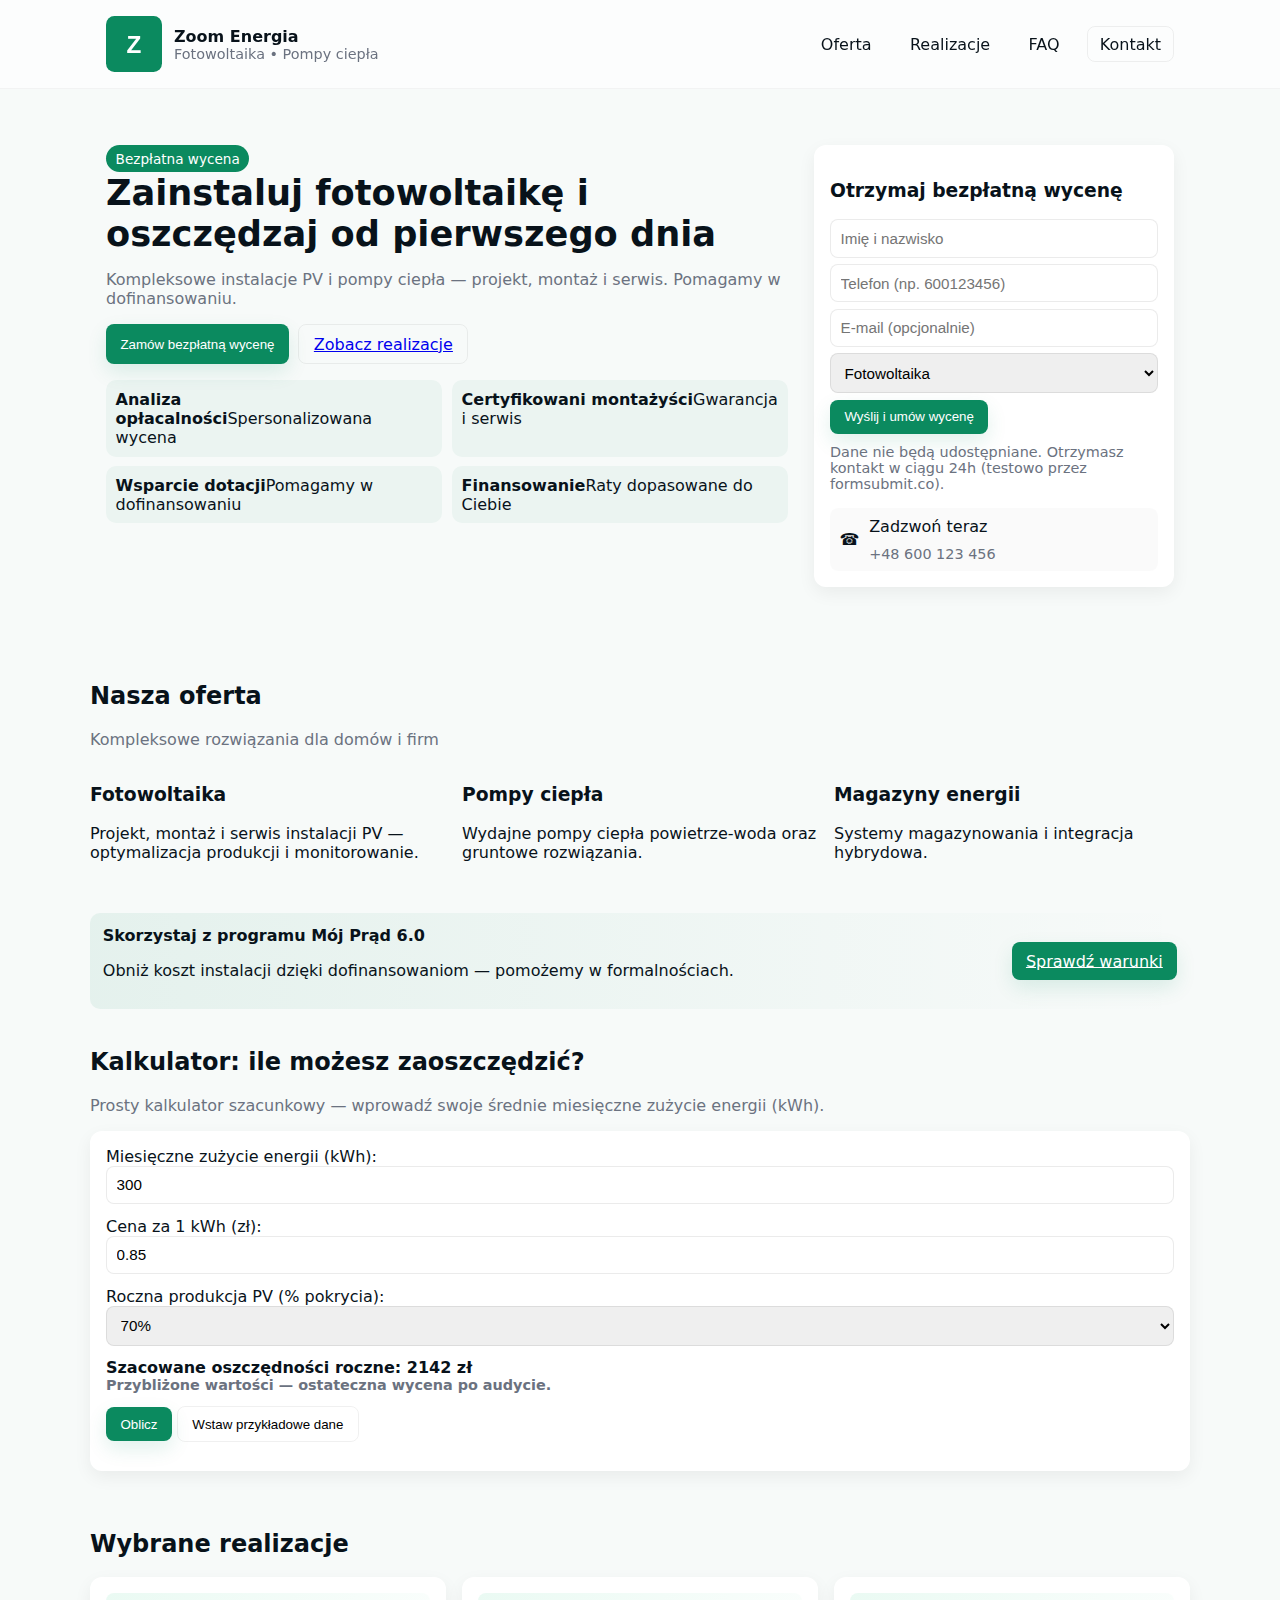
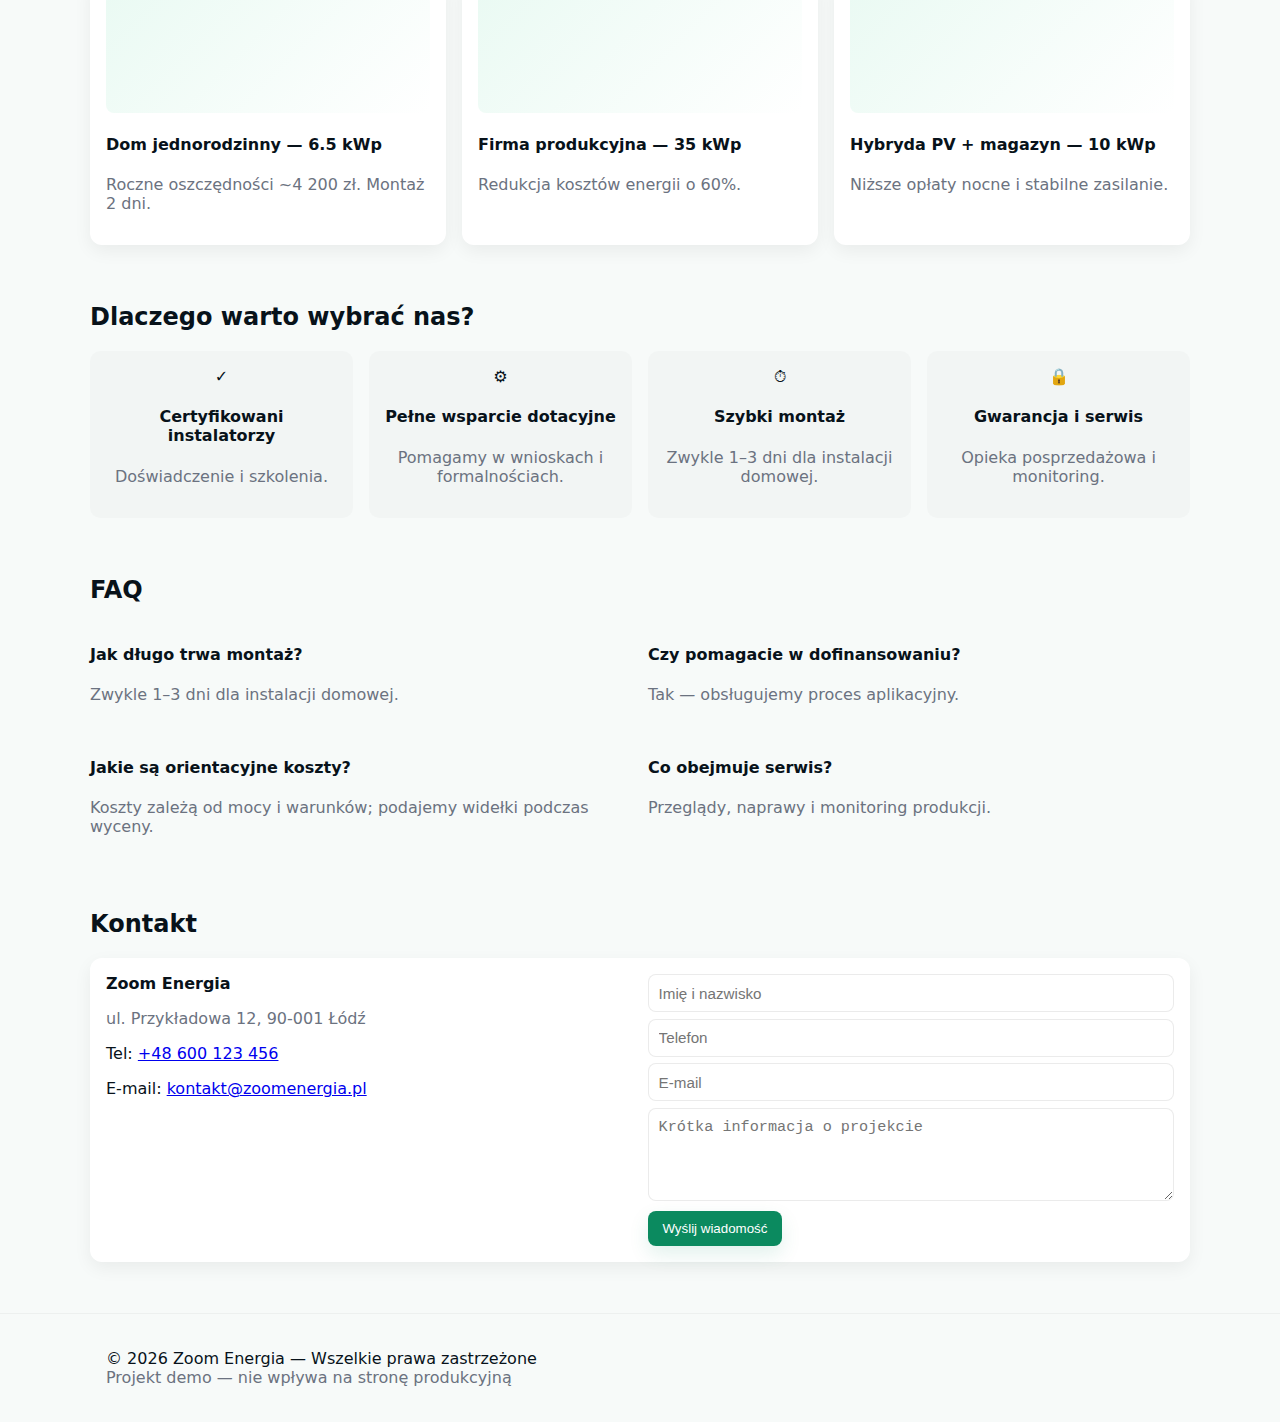
<file: index.html>
<!doctype html>
<html lang="pl">
<head>
  <meta charset="utf-8" />
  <meta name="viewport" content="width=device-width,initial-scale=1" />
  <title>Zoom Energia — Fotowoltaika i pompy ciepła | Bezpłatna wycena</title>
  <meta name="description" content="Zoom Energia - instalacje fotowoltaiczne, pomoc w dofinansowaniu i serwis. Zamów bezpłatną wycenę." />
  <link rel="stylesheet" href="styles.css">
</head>
<body>
  <header class="site-header">
    <div class="container header-inner">
      <div class="brand">
        <img src="logo.svg" alt="Zoom Energia logo" class="logo">
        <div class="brand-text">
          <div class="brand-name">Zoom Energia</div>
          <div class="brand-sub">Fotowoltaika • Pompy ciepła</div>
        </div>
      </div>
      <nav class="nav">
        <a href="#oferta">Oferta</a>
        <a href="#realizacje">Realizacje</a>
        <a href="#faq">FAQ</a>
        <a href="#kontakt" class="cta">Kontakt</a>
      </nav>
    </div>
  </header>

  <main>
    <section class="hero" id="hero">
      <div class="container hero-grid">
        <div class="hero-left">
          <span class="badge">Bezpłatna wycena</span>
          <h1>Zainstaluj fotowoltaikę i oszczędzaj od pierwszego dnia</h1>
          <p class="lead">Kompleksowe instalacje PV i pompy ciepła — projekt, montaż i serwis. Pomagamy w dofinansowaniu.</p>
          <div class="hero-ctas">
            <button class="btn primary" id="openModalBtn">Zamów bezpłatną wycenę</button>
            <a href="#realizacje" class="btn ghost">Zobacz realizacje</a>
          </div>

          <div class="quick-features">
            <div class="feature"><strong>Analiza opłacalności</strong><span>Spersonalizowana wycena</span></div>
            <div class="feature"><strong>Certyfikowani montażyści</strong><span>Gwarancja i serwis</span></div>
            <div class="feature"><strong>Wsparcie dotacji</strong><span>Pomagamy w dofinansowaniu</span></div>
            <div class="feature"><strong>Finansowanie</strong><span>Raty dopasowane do Ciebie</span></div>
          </div>
        </div>

        <aside class="hero-aside card">
          <form id="leadForm" action="https://formsubmit.co/kontakt@zoomenergia.pl" method="POST">
            <!-- formsubmit.co forwards to the email; after first submit you must confirm by clicking link sent to that email -->
            <input type="hidden" name="_captcha" value="false">
            <input type="hidden" name="_next" value="thank-you.html">
            <h3>Otrzymaj bezpłatną wycenę</h3>
            <label><input type="text" name="name" placeholder="Imię i nazwisko" required></label>
            <label><input type="tel" name="phone" placeholder="Telefon (np. 600123456)" required></label>
            <label><input type="email" name="email" placeholder="E-mail (opcjonalnie)"></label>
            <label>
              <select name="service">
                <option value="fotowoltaika">Fotowoltaika</option>
                <option value="pompa">Pompy ciepła</option>
                <option value="hybryda">Hybryda / Magazyn energii</option>
              </select>
            </label>
            <button class="btn primary" type="submit">Wyślij i umów wycenę</button>
            <div class="muted">Dane nie będą udostępniane. Otrzymasz kontakt w ciągu 24h (testowo przez formsubmit.co).</div>
          </form>

          <div class="phone-card">
            <div class="phone-ico">☎</div>
            <div>
              <div class="strong">Zadzwoń teraz</div>
              <div class="muted">+48 600 123 456</div>
            </div>
          </div>
        </aside>
      </div>
    </section>

    <section id="oferta" class="container section">
      <h2>Nasza oferta</h2>
      <p class="muted">Kompleksowe rozwiązania dla domów i firm</p>
      <div class="services">
        <article class="service">
          <h3>Fotowoltaika</h3>
          <p>Projekt, montaż i serwis instalacji PV — optymalizacja produkcji i monitorowanie.</p>
        </article>
        <article class="service">
          <h3>Pompy ciepła</h3>
          <p>Wydajne pompy ciepła powietrze-woda oraz gruntowe rozwiązania.</p>
        </article>
        <article class="service">
          <h3>Magazyny energii</h3>
          <p>Systemy magazynowania i integracja hybrydowa.</p>
        </article>
      </div>
    </section>

    <section class="banner-doff container">
      <div class="banner-inner">
        <div class="banner-text">
          <strong>Skorzystaj z programu Mój Prąd 6.0</strong>
          <p>Obniż koszt instalacji dzięki dofinansowaniom — pomożemy w formalnościach.</p>
        </div>
        <div><a href="#kontakt" class="btn primary">Sprawdź warunki</a></div>
      </div>
    </section>

    <section id="calculator" class="container section">
      <h2>Kalkulator: ile możesz zaoszczędzić?</h2>
      <p class="muted">Prosty kalkulator szacunkowy — wprowadź swoje średnie miesięczne zużycie energii (kWh).</p>
      <div class="calculator card">
        <div class="calc-row">
          <label>Miesięczne zużycie energii (kWh): <input type="number" id="kwh" min="0" value="300"></label>
        </div>
        <div class="calc-row">
          <label>Cena za 1 kWh (zł): <input type="number" id="price" step="0.01" value="0.85"></label>
        </div>
        <div class="calc-row">
          <label>Roczna produkcja PV (% pokrycia): 
            <select id="coverage">
              <option value="0.6">60%</option>
              <option value="0.7" selected>70%</option>
              <option value="0.8">80%</option>
            </select>
          </label>
        </div>
        <div class="calc-row results">
          <div>Szacowane oszczędności roczne: <span id="savings">—</span> zł</div>
          <div class="muted small">Przybliżone wartości — ostateczna wycena po audycie.</div>
        </div>
        <div class="calc-row">
          <button class="btn primary" id="calcBtn">Oblicz</button>
          <button class="btn ghost" id="autoFill">Wstaw przykładowe dane</button>
        </div>
      </div>
    </section>

    <section id="realizacje" class="container section">
      <h2>Wybrane realizacje</h2>
      <div class="cases">
        <article class="case card">
          <div class="case-img"></div>
          <h4>Dom jednorodzinny — 6.5 kWp</h4>
          <p class="muted">Roczne oszczędności ~4 200 zł. Montaż 2 dni.</p>
        </article>
        <article class="case card">
          <div class="case-img"></div>
          <h4>Firma produkcyjna — 35 kWp</h4>
          <p class="muted">Redukcja kosztów energii o 60%.</p>
        </article>
        <article class="case card">
          <div class="case-img"></div>
          <h4>Hybryda PV + magazyn — 10 kWp</h4>
          <p class="muted">Niższe opłaty nocne i stabilne zasilanie.</p>
        </article>
      </div>
    </section>

    <section id="why" class="container section">
      <h2>Dlaczego warto wybrać nas?</h2>
      <div class="why-grid">
        <div class="why-item">
          <div class="why-ico">✓</div>
          <h4>Certyfikowani instalatorzy</h4>
          <p class="muted">Doświadczenie i szkolenia.</p>
        </div>
        <div class="why-item">
          <div class="why-ico">⚙</div>
          <h4>Pełne wsparcie dotacyjne</h4>
          <p class="muted">Pomagamy w wnioskach i formalnościach.</p>
        </div>
        <div class="why-item">
          <div class="why-ico">⏱</div>
          <h4>Szybki montaż</h4>
          <p class="muted">Zwykle 1–3 dni dla instalacji domowej.</p>
        </div>
        <div class="why-item">
          <div class="why-ico">🔒</div>
          <h4>Gwarancja i serwis</h4>
          <p class="muted">Opieka posprzedażowa i monitoring.</p>
        </div>
      </div>
    </section>

    <section id="faq" class="container section">
      <h2>FAQ</h2>
      <div class="faq-grid">
        <div class="faq-item">
          <h4>Jak długo trwa montaż?</h4>
          <p class="muted">Zwykle 1–3 dni dla instalacji domowej.</p>
        </div>
        <div class="faq-item">
          <h4>Czy pomagacie w dofinansowaniu?</h4>
          <p class="muted">Tak — obsługujemy proces aplikacyjny.</p>
        </div>
        <div class="faq-item">
          <h4>Jakie są orientacyjne koszty?</h4>
          <p class="muted">Koszty zależą od mocy i warunków; podajemy widełki podczas wyceny.</p>
        </div>
        <div class="faq-item">
          <h4>Co obejmuje serwis?</h4>
          <p class="muted">Przeglądy, naprawy i monitoring produkcji.</p>
        </div>
      </div>
    </section>

    <section id="kontakt" class="container section contact-section">
      <h2>Kontakt</h2>
      <div class="contact-grid card">
        <div>
          <strong>Zoom Energia</strong>
          <p class="muted">ul. Przykładowa 12, 90-001 Łódź</p>
          <p>Tel: <a href="tel:+48600123456">+48 600 123 456</a></p>
          <p>E-mail: <a href="mailto:kontakt@zoomenergia.pl">kontakt@zoomenergia.pl</a></p>
        </div>
        <div>
          <form id="contactForm" action="https://formsubmit.co/kontakt@zoomenergia.pl" method="POST">
            <input type="hidden" name="_captcha" value="false">
            <input type="hidden" name="_next" value="thank-you.html">
            <label><input type="text" name="name" placeholder="Imię i nazwisko" required></label>
            <label><input type="tel" name="phone" placeholder="Telefon" required></label>
            <label><input type="email" name="email" placeholder="E-mail"></label>
            <label><textarea name="message" placeholder="Krótka informacja o projekcie" rows="4"></textarea></label>
            <button class="btn primary" type="submit">Wyślij wiadomość</button>
          </form>
        </div>
      </div>
    </section>
  </main>

  <footer class="site-footer">
    <div class="container footer-inner">
      <div>© <span id="year"></span> Zoom Energia — Wszelkie prawa zastrzeżone</div>
      <div class="muted">Projekt demo — nie wpływa na stronę produkcyjną</div>
    </div>
  </footer>

  <div id="modal" class="modal" aria-hidden="true" role="dialog">
    <div class="modal-dialog card">
      <button class="modal-close" id="modalClose">✕</button>
      <h3>Zamów bezpłatną wycenę</h3>
      <form id="modalForm" action="https://formsubmit.co/kontakt@zoomenergia.pl" method="POST">
        <input type="hidden" name="_captcha" value="false">
        <input type="hidden" name="_next" value="thank-you.html">
        <label><input type="text" name="name" placeholder="Imię i nazwisko" required></label>
        <label><input type="tel" name="phone" placeholder="Telefon" required></label>
        <label>
          <select name="service">
            <option value="fotowoltaika">Fotowoltaika</option>
            <option value="pompa">Pompy ciepła</option>
            <option value="hybryda">Hybryda</option>
          </select>
        </label>
        <button class="btn primary" type="submit">Wyślij</button>
      </form>
    </div>
  </div>

  <script src="script.js"></script>
</body>
</html>
</file>
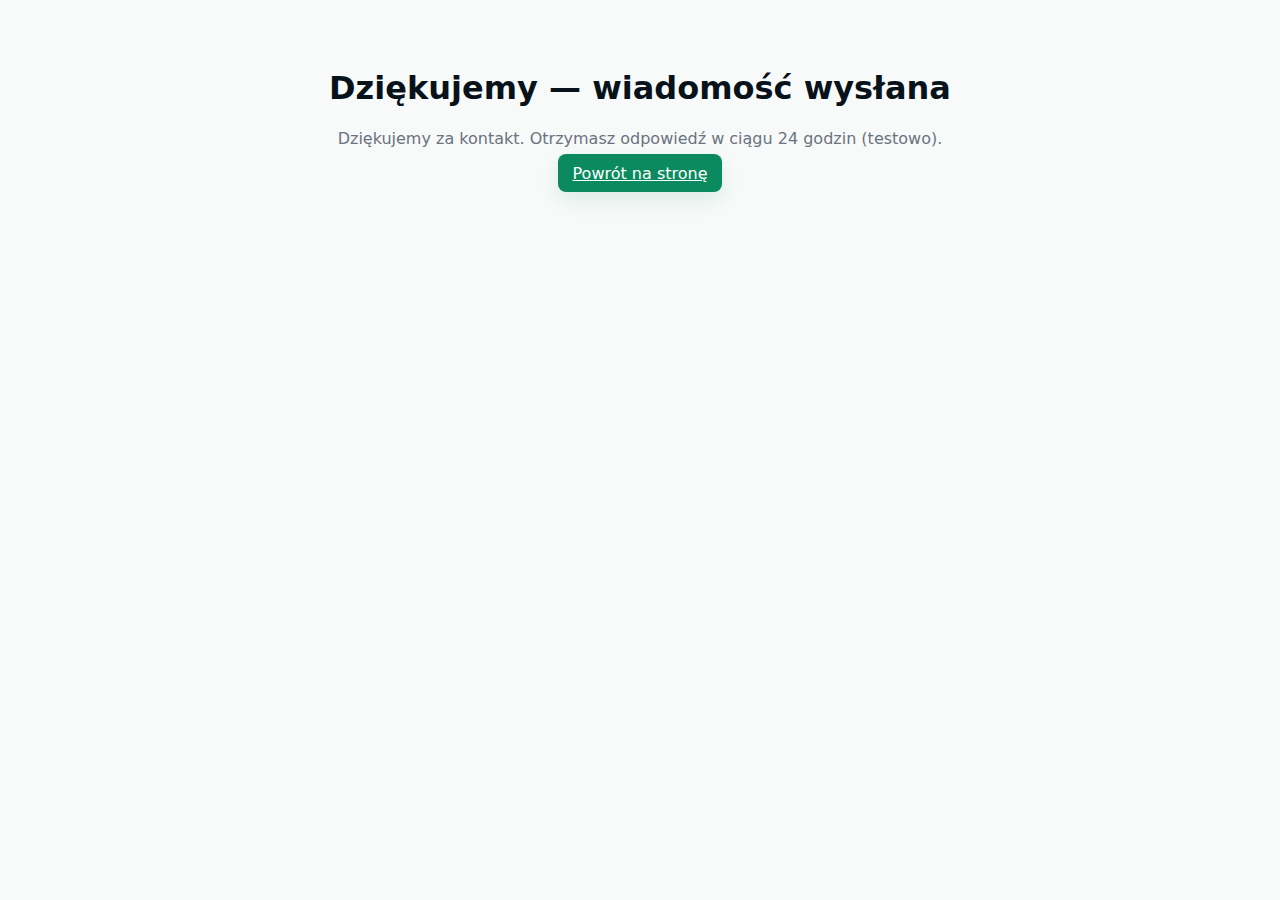
<file: thank-you.html>
<!doctype html>
<html lang="pl">
<head><meta charset="utf-8"><meta name="viewport" content="width=device-width,initial-scale=1"><title>Dziękujemy</title>
<link rel="stylesheet" href="styles.css">
</head>
<body>
  <main class="container" style="padding:3rem 1rem;text-align:center">
    <h1>Dziękujemy — wiadomość wysłana</h1>
    <p class="muted">Dziękujemy za kontakt. Otrzymasz odpowiedź w ciągu 24 godzin (testowo).</p>
    <p><a href="index.html" class="btn primary">Powrót na stronę</a></p>
  </main>
</body>
</html>
</file>
<file: styles.css>
/* Basic styles for demo landing page */
:root{
  --accent:#0b8a5f;
  --bg:#f7faf9;
  --card:#ffffff;
  --muted:#6b7280;
  --maxw:1100px;
  font-family: Inter, system-ui, -apple-system, "Segoe UI", Roboto, Arial, sans-serif;
}
*{box-sizing:border-box}
html,body{margin:0;padding:0;background:var(--bg);color:#08121a}
.container{max-width:var(--maxw);margin:0 auto;padding:1rem}
.header-inner{display:flex;align-items:center;justify-content:space-between;gap:1rem}
.brand{display:flex;align-items:center;gap:.75rem}
.logo{width:56px;height:56px}
.brand-name{font-weight:700}
.brand-sub{font-size:.9rem;color:var(--muted)}
.nav{display:flex;gap:1rem;align-items:center}
.nav a{color:inherit;text-decoration:none;padding:.45rem .7rem;border-radius:8px}
.nav a.cta{background:transparent;border:1px solid rgba(0,0,0,0.06);padding:.45rem .75rem}
.site-header{position:sticky;top:0;background:rgba(255,255,255,0.6);backdrop-filter:blur(6px);border-bottom:1px solid rgba(0,0,0,0.04);z-index:40}
.hero{padding:2.5rem 0}
.hero-grid{display:grid;grid-template-columns:1fr 360px;gap:1.6rem;align-items:start}
.hero-left h1{font-size:clamp(1.6rem,3vw,2.2rem);margin:0 0 .6rem}
.lead{color:var(--muted);margin-bottom:1rem}
.badge{display:inline-block;background:var(--accent);color:white;padding:.35rem .6rem;border-radius:999px;font-size:.85rem}
.hero-ctas{display:flex;gap:.6rem;margin-top:1rem}
.btn{border:0;padding:.6rem .9rem;border-radius:8px;cursor:pointer}
.btn.primary{background:var(--accent);color:white;box-shadow:0 8px 20px rgba(11,138,95,0.12)}
.btn.ghost{background:transparent;border:1px solid rgba(0,0,0,0.06)}
.card{background:var(--card);padding:1rem;border-radius:12px;box-shadow:0 6px 18px rgba(2,6,23,0.06)}
.hero-aside .muted{font-size:.9rem;color:var(--muted);margin-top:.6rem}
.quick-features{display:grid;grid-template-columns:repeat(2,1fr);gap:.6rem;margin-top:1rem}
.feature{background:rgba(11,138,95,0.05);padding:.6rem;border-radius:10px}
.phone-card{display:flex;gap:.6rem;align-items:center;margin-top:1rem;padding:.6rem;border-radius:8px;background:rgba(0,0,0,0.02)}
.section{padding:1.2rem 0}
.services{display:grid;grid-template-columns:repeat(3,1fr);gap:1rem;margin-top:1rem}
.banner-doff{background:linear-gradient(90deg,rgba(11,138,95,0.08),rgba(255,255,255,0));padding:.8rem;border-radius:10px;margin-top:1rem}
.banner-inner{display:flex;justify-content:space-between;align-items:center;gap:1rem}
.calculator{display:block;padding:1rem;margin-top:1rem}
.calc-row{margin-bottom:.8rem}
.results{font-weight:700;margin-top:.6rem}
.cases{display:grid;grid-template-columns:repeat(3,1fr);gap:1rem;margin-top:1rem}
.case-img{height:120px;background:linear-gradient(135deg,#eafaf3,#fff);border-radius:8px;margin-bottom:.6rem}
.why-grid{display:grid;grid-template-columns:repeat(4,1fr);gap:1rem;margin-top:1rem}
.why-item{padding:1rem;border-radius:10px;background:rgba(0,0,0,0.02);text-align:center}
.faq-grid{display:grid;grid-template-columns:repeat(2,1fr);gap:1rem;margin-top:1rem}
.contact-grid{display:grid;grid-template-columns:1fr 1fr;gap:1rem}
.muted{color:var(--muted)}
.small{font-size:.9rem}
footer.site-footer{padding:1.2rem 0;border-top:1px solid rgba(0,0,0,0.04);margin-top:2rem}
.modal{position:fixed;inset:0;display:none;align-items:center;justify-content:center;background:rgba(2,6,23,0.45);z-index:90;padding:1rem}
.modal.open{display:flex}
.modal-dialog{width:100%;max-width:520px;padding:1rem}
.modal-close{float:right;border:0;background:transparent;font-size:1.1rem;cursor:pointer}
input,select,textarea{width:100%;padding:.6rem;border-radius:8px;border:1px solid rgba(0,0,0,0.08);font-size:.95rem}
label{display:block;margin-bottom:.4rem}
@media (max-width:980px){
  .hero-grid{grid-template-columns:1fr}
  .services{grid-template-columns:repeat(2,1fr)}
  .cases{grid-template-columns:repeat(2,1fr)}
  .why-grid{grid-template-columns:repeat(2,1fr)}
  .contact-grid{grid-template-columns:1fr}
}
@media (max-width:560px){
  .nav{display:none}
  .hero-left h1{font-size:1.4rem}
  .services{grid-template-columns:1fr}
  .cases{grid-template-columns:1fr}
  .why-grid{grid-template-columns:1fr}
  .faq-grid{grid-template-columns:1fr}
}
</file>
